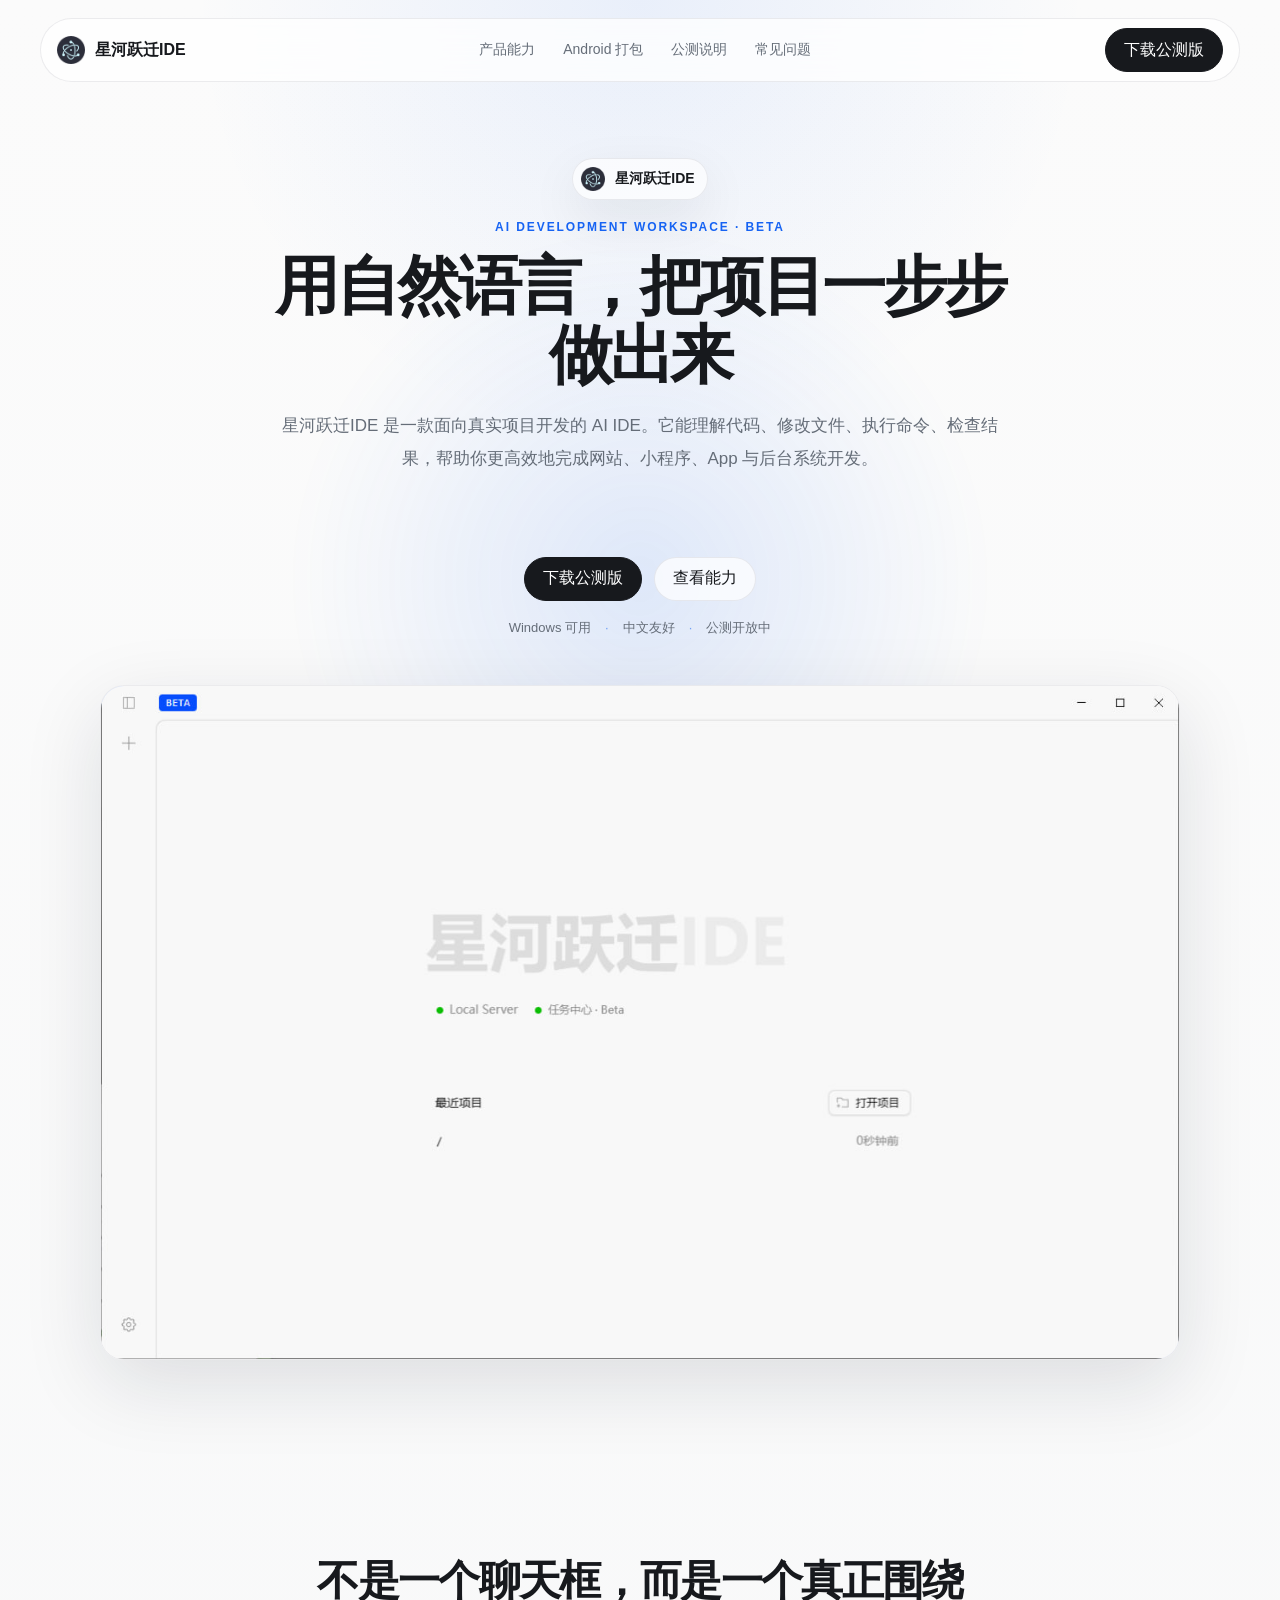
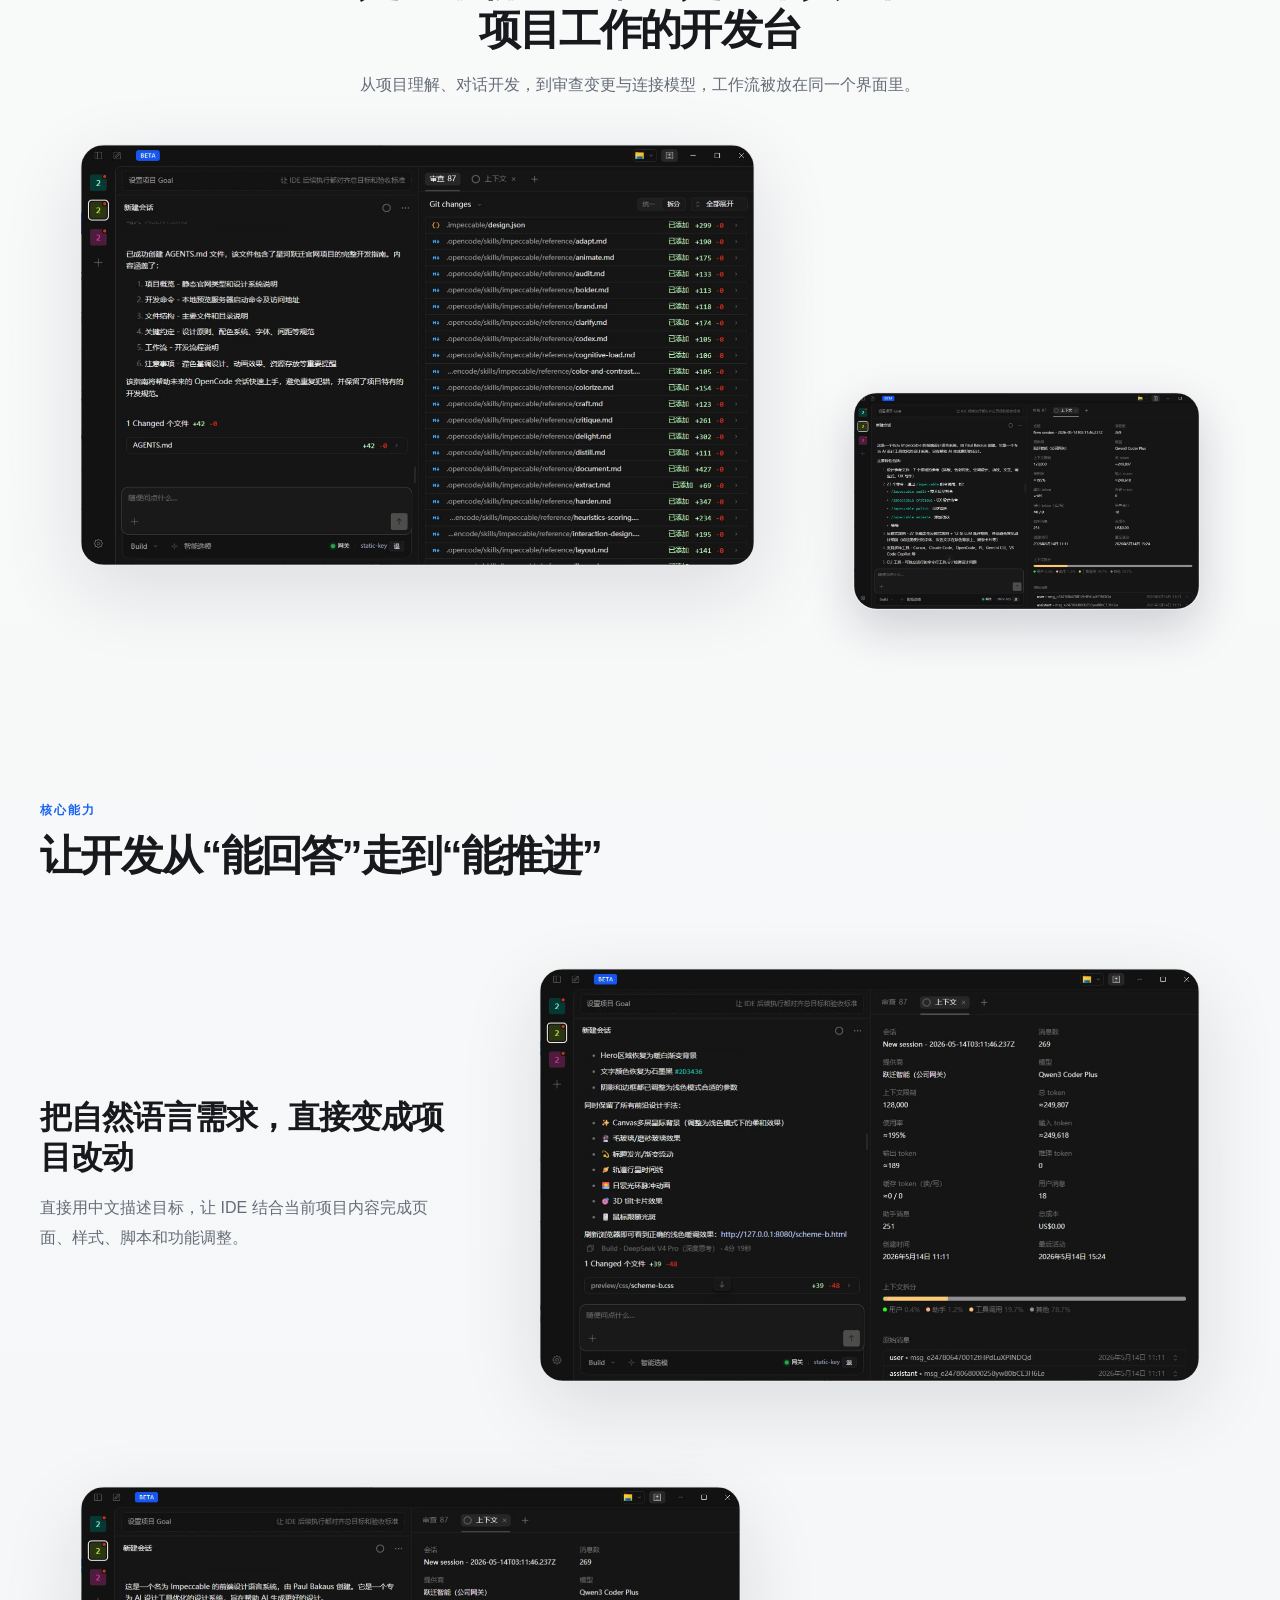
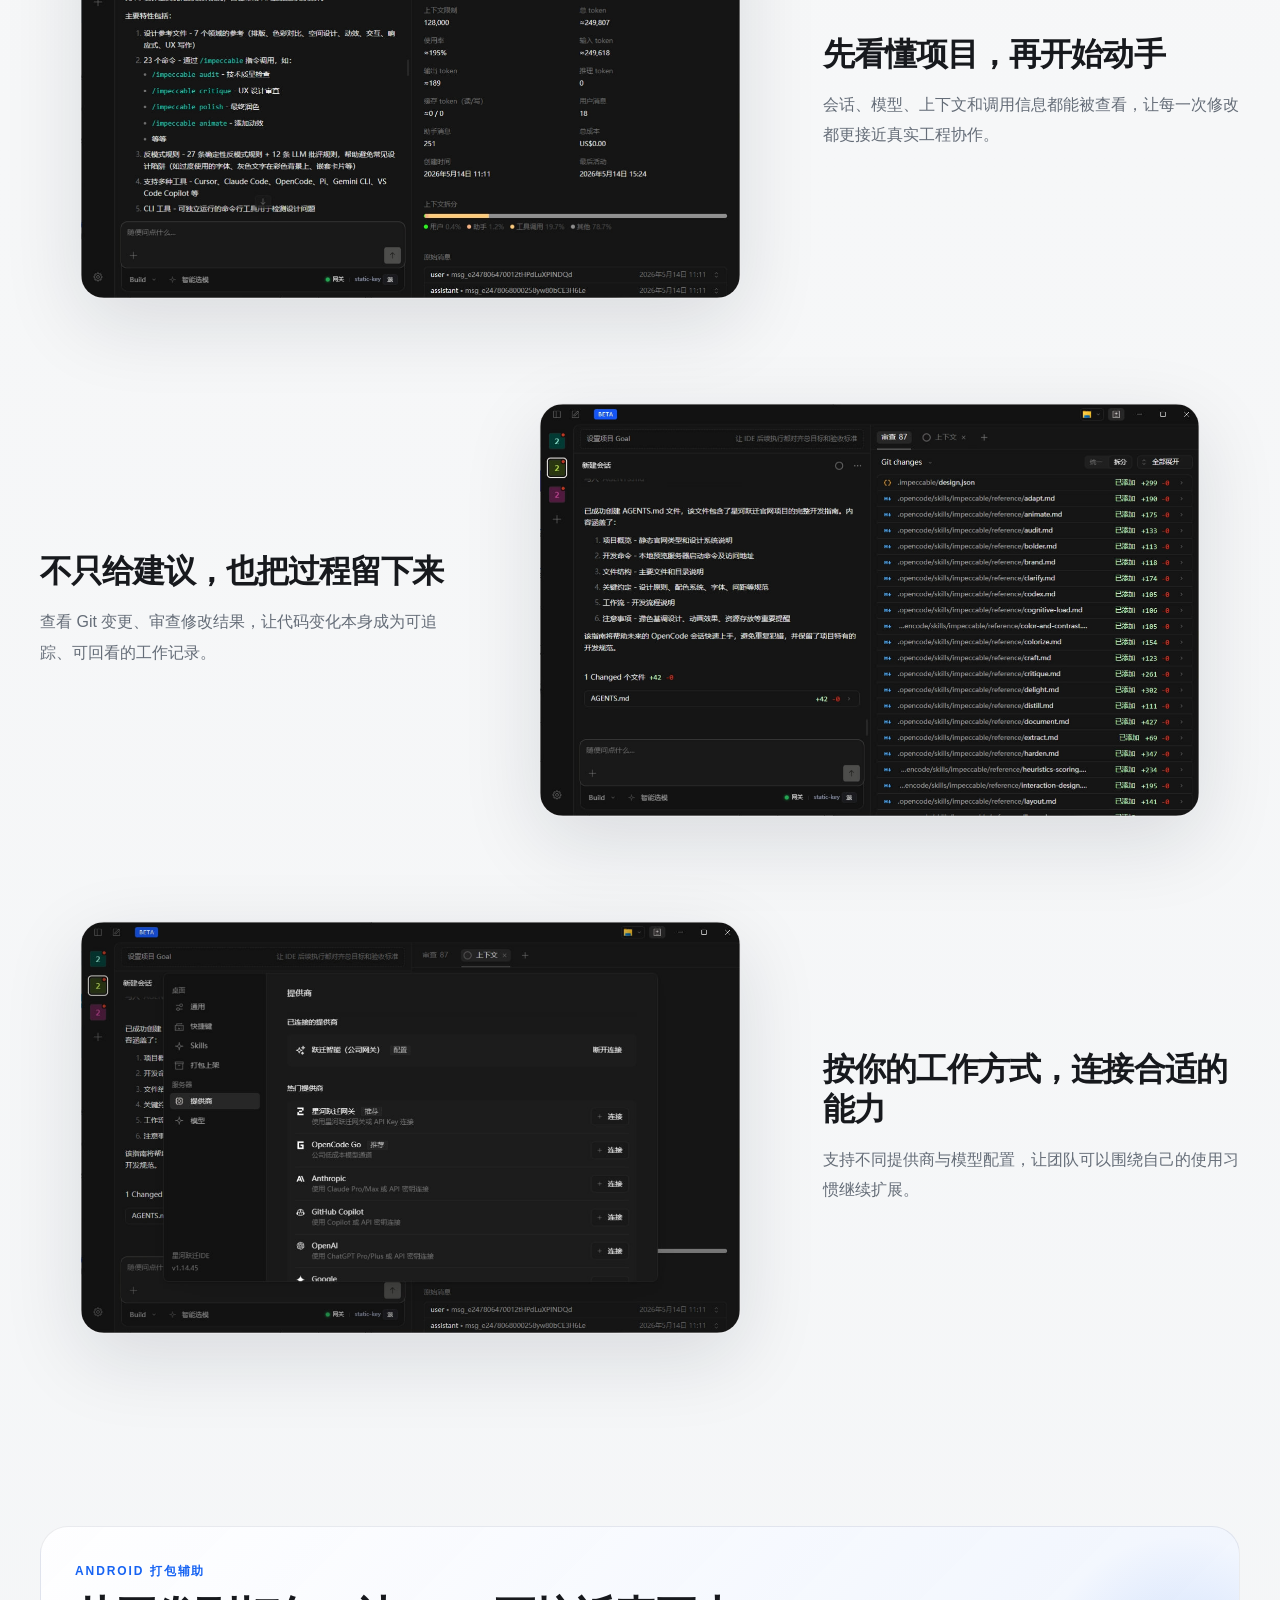
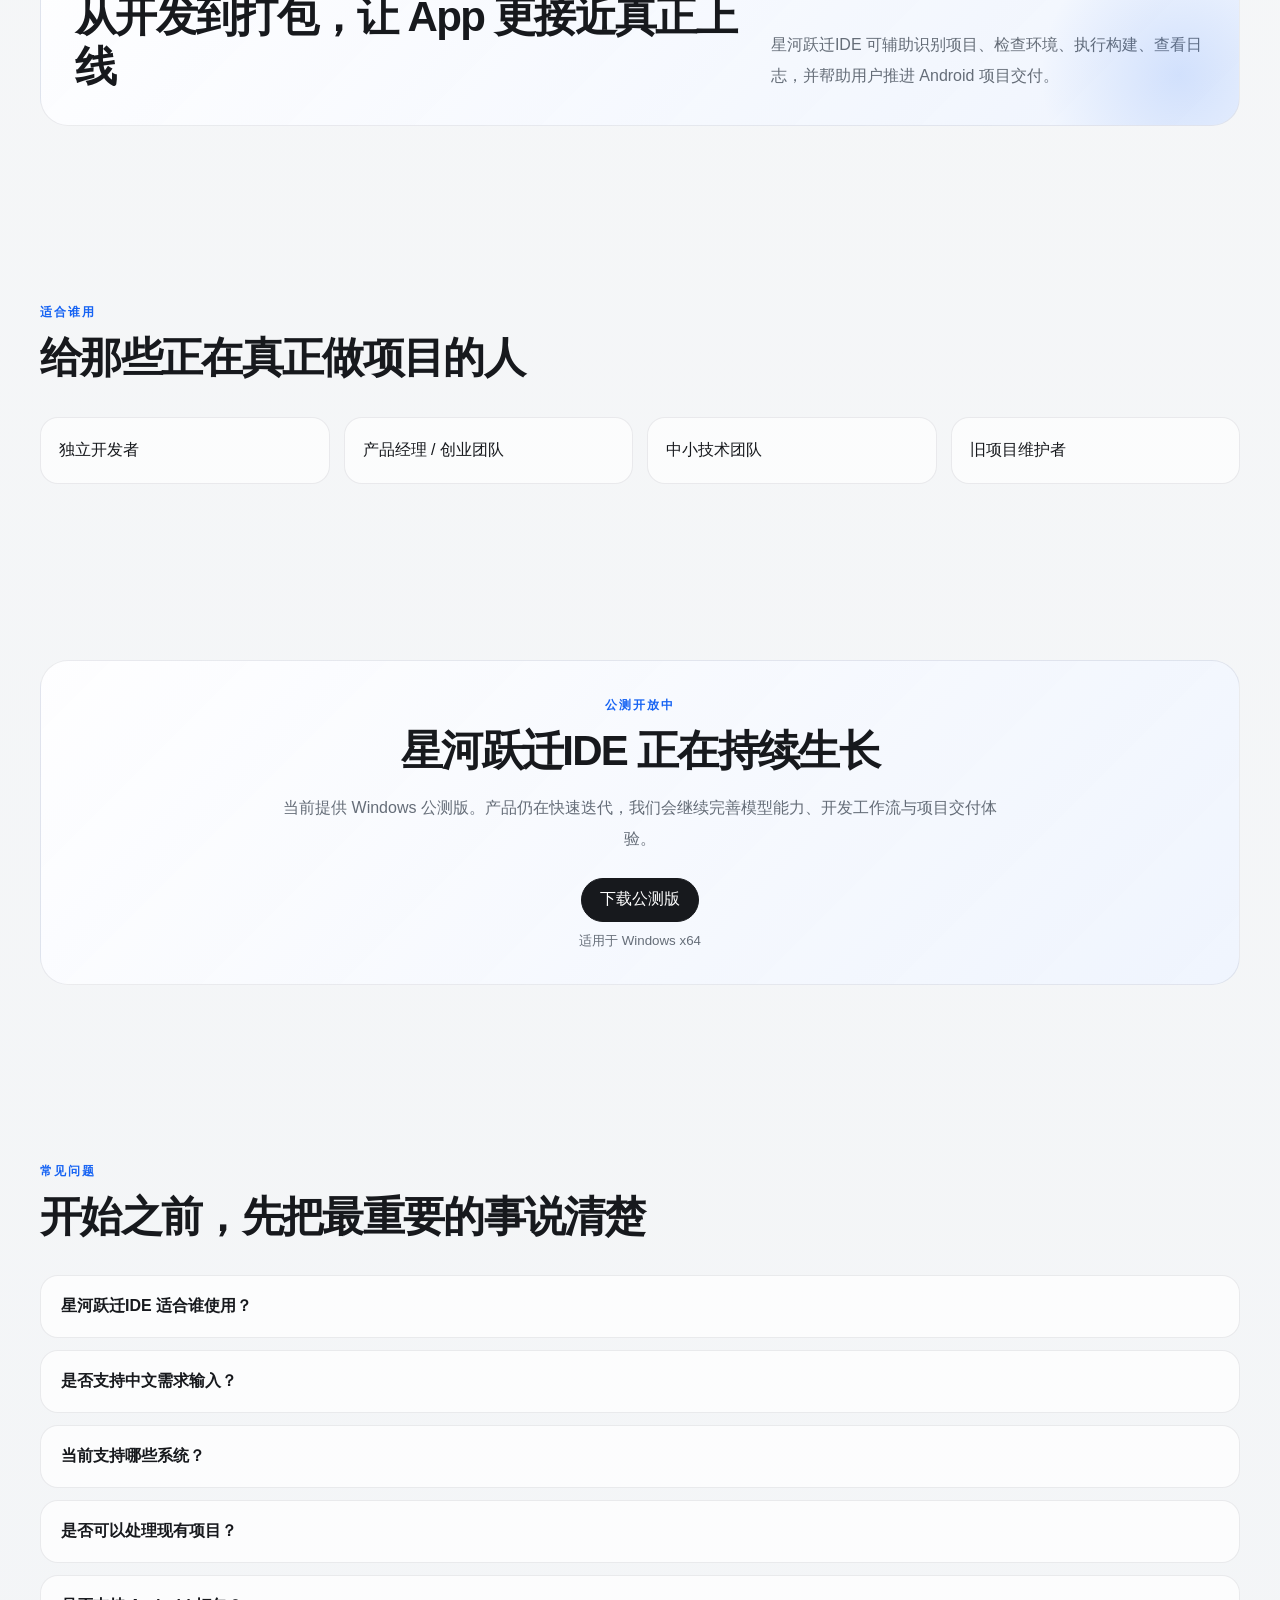
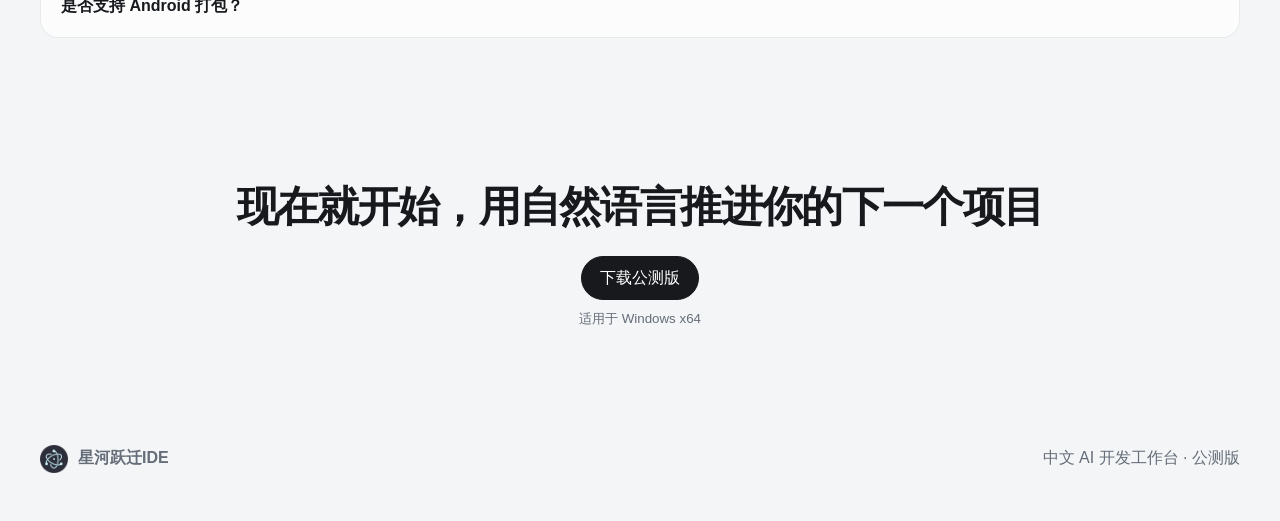
<file: index.html>
<!doctype html>
<html lang="zh-CN">
<head>
  <meta charset="UTF-8">
  <meta name="viewport" content="width=device-width, initial-scale=1.0">
  <title>星河跃迁IDE｜中文 AI 开发工作台</title>
  <meta name="description" content="星河跃迁IDE 是一款面向真实项目开发的 AI IDE，支持中文需求输入、项目上下文理解、代码修改、命令执行与 Android 打包辅助。">
  <meta property="og:type" content="website">
  <meta property="og:title" content="星河跃迁IDE｜中文 AI 开发工作台">
  <meta property="og:description" content="用自然语言，把项目一步步做出来。">
  <meta property="og:image" content="./assets/home-light.jpg">
  <meta name="theme-color" content="#f6f7f8">
  <link rel="icon" href="./assets/logo.png">
  <link rel="stylesheet" href="./styles.css">
</head>
<body>
  <header class="site-header">
    <a class="brand" href="#top" aria-label="星河跃迁IDE 首页">
      <img src="./assets/logo.png" alt="">
      <span>星河跃迁IDE</span>
    </a>

    <nav class="desktop-nav" aria-label="主导航">
      <a href="#features">产品能力</a>
      <a href="#android">Android 打包</a>
      <a href="#beta">公测说明</a>
      <a href="#faq">常见问题</a>
    </nav>

    <a class="header-cta" href="https://ide.xhyqcp.com/yueqianIDE/beta/yueqiancode-electron-win-x64.exe">下载公测版</a>
  </header>

  <main id="top">
    <section class="hero">
      <div class="hero-glow"></div>
      <div class="hero-copy">
        <div class="logo-lockup">
          <img src="./assets/logo.png" alt="">
          <span>星河跃迁IDE</span>
        </div>
        <div class="eyebrow">AI DEVELOPMENT WORKSPACE · BETA</div>
        <h1>用自然语言，把项目一步步做出来</h1>
        <p>星河跃迁IDE 是一款面向真实项目开发的 AI IDE。它能理解代码、修改文件、执行命令、检查结果，帮助你更高效地完成网站、小程序、App 与后台系统开发。</p>

        <div class="status-line" aria-live="polite">
          <span>读取项目上下文</span>
          <span>理解你的目标</span>
          <span>准备开始修改</span>
        </div>

        <div class="hero-actions">
          <a class="btn btn-primary" href="https://ide.xhyqcp.com/yueqianIDE/beta/yueqiancode-electron-win-x64.exe">下载公测版</a>
          <a class="btn btn-secondary" href="#features">查看能力</a>
        </div>

        <div class="hero-meta" aria-label="产品状态">
          <span>Windows 可用</span>
          <span>中文友好</span>
          <span>公测开放中</span>
        </div>
      </div>

      <div class="hero-visual">
        <div class="window-card hero-card">
          <img src="./assets/home-light.jpg" alt="星河跃迁IDE 主界面">
        </div>
      </div>
    </section>

    <section class="intro section-shell">
      <div class="section-heading narrow">
        <h2>不是一个聊天框，而是一个真正围绕项目工作的开发台</h2>
        <p>从项目理解、对话开发，到审查变更与连接模型，工作流被放在同一个界面里。</p>
      </div>

      <div class="gallery">
        <figure class="window-card gallery-main">
          <img src="./assets/review-dark.jpg" alt="代码审查与 Git 变更界面">
        </figure>
        <figure class="window-card gallery-side">
          <img src="./assets/context-dark.jpg" alt="上下文详情界面">
        </figure>
      </div>
    </section>

    <section id="features" class="features section-shell">
      <div class="section-heading">
        <span>核心能力</span>
        <h2>让开发从“能回答”走到“能推进”</h2>
      </div>

      <article class="feature-row">
        <div class="feature-copy">
          <h3>把自然语言需求，直接变成项目改动</h3>
          <p>直接用中文描述目标，让 IDE 结合当前项目内容完成页面、样式、脚本和功能调整。</p>
        </div>
        <figure class="window-card">
          <img src="./assets/changes-dark.jpg" alt="中文需求与文件修改界面">
        </figure>
      </article>

      <article class="feature-row reverse">
        <div class="feature-copy">
          <h3>先看懂项目，再开始动手</h3>
          <p>会话、模型、上下文和调用信息都能被查看，让每一次修改都更接近真实工程协作。</p>
        </div>
        <figure class="window-card">
          <img src="./assets/context-dark.jpg" alt="项目上下文与会话信息界面">
        </figure>
      </article>

      <article class="feature-row">
        <div class="feature-copy">
          <h3>不只给建议，也把过程留下来</h3>
          <p>查看 Git 变更、审查修改结果，让代码变化本身成为可追踪、可回看的工作记录。</p>
        </div>
        <figure class="window-card">
          <img src="./assets/review-dark.jpg" alt="Git 变更审查界面">
        </figure>
      </article>

      <article class="feature-row reverse">
        <div class="feature-copy">
          <h3>按你的工作方式，连接合适的能力</h3>
          <p>支持不同提供商与模型配置，让团队可以围绕自己的使用习惯继续扩展。</p>
        </div>
        <figure class="window-card">
          <img src="./assets/providers-dark.jpg" alt="模型提供商配置界面">
        </figure>
      </article>
    </section>

    <section id="android" class="android section-shell">
      <div class="android-card">
        <div>
          <span>Android 打包辅助</span>
          <h2>从开发到打包，让 App 更接近真正上线</h2>
        </div>
        <p>星河跃迁IDE 可辅助识别项目、检查环境、执行构建、查看日志，并帮助用户推进 Android 项目交付。</p>
      </div>
    </section>

    <section class="audience section-shell">
      <div class="section-heading">
        <span>适合谁用</span>
        <h2>给那些正在真正做项目的人</h2>
      </div>
      <div class="pill-grid">
        <div>独立开发者</div>
        <div>产品经理 / 创业团队</div>
        <div>中小技术团队</div>
        <div>旧项目维护者</div>
      </div>
    </section>

    <section id="beta" class="beta section-shell">
      <div class="beta-panel">
        <span>公测开放中</span>
        <h2>星河跃迁IDE 正在持续生长</h2>
        <p>当前提供 Windows 公测版。产品仍在快速迭代，我们会继续完善模型能力、开发工作流与项目交付体验。</p>
        <div class="download-stack">
          <a class="btn btn-primary" href="https://ide.xhyqcp.com/yueqianIDE/beta/yueqiancode-electron-win-x64.exe">下载公测版</a>
          <small>适用于 Windows x64</small>
        </div>
      </div>
    </section>

    <section id="faq" class="faq section-shell">
      <div class="section-heading">
        <span>常见问题</span>
        <h2>开始之前，先把最重要的事说清楚</h2>
      </div>

      <div class="faq-list">
        <details>
          <summary>星河跃迁IDE 适合谁使用？</summary>
          <p>适合希望更高效推进真实项目开发的独立开发者、产品团队和中小技术团队。</p>
        </details>
        <details>
          <summary>是否支持中文需求输入？</summary>
          <p>支持。你可以直接用中文描述要完成的任务。</p>
        </details>
        <details>
          <summary>当前支持哪些系统？</summary>
          <p>当前提供 Windows 公测版。</p>
        </details>
        <details>
          <summary>是否可以处理现有项目？</summary>
          <p>可以。星河跃迁IDE 的目标就是围绕真实项目理解上下文并继续推进开发。</p>
        </details>
        <details>
          <summary>是否支持 Android 打包？</summary>
          <p>支持相关打包辅助能力，帮助用户推进 Android 项目交付。</p>
        </details>
      </div>
    </section>

    <section class="final-cta">
      <h2>现在就开始，用自然语言推进你的下一个项目</h2>
      <div class="download-stack">
        <a class="btn btn-primary" href="https://ide.xhyqcp.com/yueqianIDE/beta/yueqiancode-electron-win-x64.exe">下载公测版</a>
        <small>适用于 Windows x64</small>
      </div>
    </section>
  </main>

  <footer class="site-footer">
    <div class="brand footer-brand">
      <img src="./assets/logo.png" alt="">
      <span>星河跃迁IDE</span>
    </div>
    <p>中文 AI 开发工作台 · 公测版</p>
  </footer>

  <script src="./script.js"></script>
</body>
</html>
</file>
<file: styles.css>
:root {
  --bg: #f6f7f8;
  --panel: rgba(255, 255, 255, 0.78);
  --ink: #17191d;
  --muted: #656d78;
  --line: rgba(17, 24, 39, 0.08);
  --blue: #1663f3;
  --blue-soft: rgba(22, 99, 243, 0.12);
  --shadow: 0 24px 80px rgba(15, 23, 42, 0.12);
  --shadow-soft: 0 18px 50px rgba(15, 23, 42, 0.08);
}

* { box-sizing: border-box; }

html {
  scroll-behavior: smooth;
}

body {
  margin: 0;
  color: var(--ink);
  background:
    radial-gradient(circle at top center, rgba(22, 99, 243, 0.08), transparent 28rem),
    linear-gradient(180deg, #fbfbfb 0%, var(--bg) 48%, #f3f5f7 100%);
  font-family: "PingFang SC", "Microsoft YaHei", "HarmonyOS Sans SC", Inter, sans-serif;
}

img {
  display: block;
  max-width: 100%;
}

a {
  color: inherit;
  text-decoration: none;
}

.site-header {
  position: sticky;
  top: 0;
  z-index: 20;
  width: min(1200px, calc(100% - 48px));
  margin: 18px auto 0;
  min-height: 64px;
  padding: 0 16px;
  display: flex;
  align-items: center;
  justify-content: space-between;
  border: 1px solid var(--line);
  border-radius: 999px;
  background: rgba(255, 255, 255, 0.74);
  backdrop-filter: blur(18px);
}

.brand {
  display: inline-flex;
  align-items: center;
  gap: 10px;
  font-weight: 650;
}

.brand img {
  width: 28px;
  height: 28px;
}

.desktop-nav {
  display: flex;
  gap: 28px;
  color: var(--muted);
  font-size: 14px;
}

.desktop-nav a:hover {
  color: var(--ink);
}

.header-cta,
.btn {
  display: inline-flex;
  align-items: center;
  justify-content: center;
  min-height: 44px;
  padding: 0 18px;
  border-radius: 999px;
  border: 1px solid var(--line);
  transition: 180ms ease;
}

.header-cta,
.btn-primary {
  color: #fff;
  background: var(--ink);
  border-color: var(--ink);
}

.btn-secondary {
  background: rgba(255, 255, 255, 0.72);
}

.header-cta:hover,
.btn:hover {
  transform: translateY(-1px);
}

.hero {
  position: relative;
  width: min(1200px, calc(100% - 48px));
  margin: 0 auto;
  min-height: calc(100vh - 92px);
  padding: 76px 0 96px;
  display: grid;
  align-items: center;
  gap: 48px;
}

.hero-glow {
  position: absolute;
  inset: 10% auto auto 50%;
  width: min(720px, 70vw);
  height: min(720px, 70vw);
  transform: translateX(-50%);
  border-radius: 50%;
  background: radial-gradient(circle, rgba(22, 99, 243, 0.12), transparent 68%);
  filter: blur(16px);
  pointer-events: none;
}

.hero-copy {
  position: relative;
  z-index: 1;
  max-width: 760px;
  margin: 0 auto;
  text-align: center;
}

.logo-lockup {
  display: inline-flex;
  align-items: center;
  gap: 10px;
  margin-bottom: 20px;
  padding: 8px 12px 8px 8px;
  border: 1px solid var(--line);
  border-radius: 999px;
  background: rgba(255, 255, 255, 0.64);
  box-shadow: var(--shadow-soft);
}

.logo-lockup img {
  width: 24px;
  height: 24px;
}

.logo-lockup span {
  font-size: 14px;
  font-weight: 650;
}

.eyebrow,
.section-heading span,
.android-card span,
.beta-panel span {
  color: var(--blue);
  font-size: 12px;
  font-weight: 700;
  letter-spacing: 0.16em;
  text-transform: uppercase;
}

.hero h1 {
  margin: 18px 0 0;
  font-size: clamp(36px, 5vw, 64px);
  line-height: 1.08;
  letter-spacing: -0.05em;
}

.hero p {
  max-width: 720px;
  margin: 20px auto 0;
  color: var(--muted);
  font-size: 17px;
  line-height: 1.9;
}

.status-line {
  height: 28px;
  margin-top: 28px;
  position: relative;
  overflow: hidden;
  color: var(--muted);
  font-size: 14px;
}

.status-line span {
  position: absolute;
  inset: 0;
  opacity: 0;
  animation: rotateStatus 9s infinite;
}

.status-line span:nth-child(2) { animation-delay: 3s; }
.status-line span:nth-child(3) { animation-delay: 6s; }

.hero-actions {
  display: flex;
  justify-content: center;
  gap: 12px;
  margin-top: 26px;
}

.hero-meta {
  display: flex;
  justify-content: center;
  gap: 14px;
  margin-top: 18px;
  color: var(--muted);
  font-size: 13px;
}

.hero-meta span::before {
  content: "·";
  margin-right: 14px;
  color: rgba(22, 99, 243, 0.55);
}

.hero-meta span:first-child::before {
  display: none;
}

.hero-visual {
  position: relative;
  z-index: 1;
}

.window-card {
  overflow: hidden;
  border: 1px solid var(--line);
  border-radius: 24px;
  background: rgba(255, 255, 255, 0.78);
  box-shadow: var(--shadow);
}

.hero-card {
  max-width: 1080px;
  margin: 0 auto;
  position: relative;
}

.hero-card::before {
  content: "";
  position: absolute;
  inset: -1px;
  border-radius: inherit;
  padding: 1px;
  background: linear-gradient(135deg, rgba(22, 99, 243, 0.24), transparent 32%, transparent 68%, rgba(22, 99, 243, 0.14));
  -webkit-mask:
    linear-gradient(#fff 0 0) content-box,
    linear-gradient(#fff 0 0);
  -webkit-mask-composite: xor;
  mask-composite: exclude;
  pointer-events: none;
}

.section-shell {
  width: min(1200px, calc(100% - 48px));
  margin: 0 auto;
  padding: 88px 0;
}

.section-heading {
  max-width: 680px;
  margin-bottom: 34px;
}

.section-heading.narrow {
  text-align: center;
  margin: 0 auto 38px;
}

.section-heading h2,
.android-card h2,
.beta-panel h2,
.final-cta h2 {
  margin: 12px 0 0;
  font-size: clamp(28px, 3.4vw, 42px);
  line-height: 1.18;
  letter-spacing: -0.04em;
}

.section-heading p {
  color: var(--muted);
  font-size: 16px;
  line-height: 1.8;
}

.gallery {
  display: grid;
  grid-template-columns: minmax(0, 1.45fr) minmax(300px, 0.82fr);
  gap: 18px;
  align-items: end;
}

.gallery-main {
  transform: translateY(-10px);
}

.gallery-side {
  transform: translateY(34px);
  box-shadow: 0 18px 48px rgba(15, 23, 42, 0.18);
}

.features {
  padding-top: 120px;
}

.feature-row {
  display: grid;
  grid-template-columns: minmax(280px, 0.72fr) minmax(0, 1.28fr);
  gap: 42px;
  align-items: center;
  margin-top: 72px;
}

.feature-row.reverse {
  grid-template-columns: minmax(0, 1.28fr) minmax(280px, 0.72fr);
}

.feature-row.reverse .feature-copy {
  order: 2;
}

.feature-copy span {
  display: inline-block;
  margin-bottom: 14px;
  color: var(--blue);
  font-size: 12px;
  font-weight: 700;
  letter-spacing: 0.16em;
}

.feature-copy h3 {
  margin: 0;
  font-size: clamp(24px, 2.5vw, 32px);
  line-height: 1.25;
  letter-spacing: -0.03em;
}

.feature-copy p {
  color: var(--muted);
  line-height: 1.9;
  margin: 16px 0 0;
}

.android-card,
.beta-panel {
  border: 1px solid var(--line);
  border-radius: 28px;
  padding: 34px;
  background: linear-gradient(135deg, rgba(255,255,255,0.9), rgba(238,244,255,0.86));
}

.android-card {
  display: grid;
  grid-template-columns: minmax(0, 1fr) minmax(280px, 0.65fr);
  gap: 28px;
  align-items: end;
  position: relative;
  overflow: hidden;
}

.android-card::after {
  content: "";
  position: absolute;
  right: -80px;
  bottom: -90px;
  width: 280px;
  height: 280px;
  border-radius: 50%;
  background: radial-gradient(circle, rgba(22, 99, 243, 0.14), transparent 70%);
}

.android-card p,
.beta-panel p {
  margin: 0;
  color: var(--muted);
  line-height: 1.9;
}

.pill-grid {
  display: grid;
  grid-template-columns: repeat(4, 1fr);
  gap: 14px;
}

.pill-grid div {
  padding: 22px 18px;
  border: 1px solid var(--line);
  border-radius: 18px;
  background: rgba(255, 255, 255, 0.65);
}

.beta-panel {
  text-align: center;
}

.beta-panel p {
  max-width: 720px;
  margin: 18px auto 24px;
}

.download-stack {
  display: inline-flex;
  flex-direction: column;
  align-items: center;
  gap: 10px;
}

.download-stack small {
  color: var(--muted);
}

.faq-list {
  display: grid;
  gap: 12px;
}

details {
  border: 1px solid var(--line);
  border-radius: 18px;
  padding: 0 20px;
  background: rgba(255, 255, 255, 0.72);
}

details[open] {
  border-color: rgba(22, 99, 243, 0.2);
  box-shadow: 0 16px 40px rgba(15, 23, 42, 0.06);
}

summary {
  cursor: pointer;
  list-style: none;
  padding: 20px 0;
  font-weight: 600;
}

summary::-webkit-details-marker {
  display: none;
}

details p {
  margin: 0 0 20px;
  color: var(--muted);
  line-height: 1.8;
}

.final-cta {
  width: min(1200px, calc(100% - 48px));
  margin: 0 auto;
  padding: 44px 0 104px;
  text-align: center;
}

.final-cta .btn {
  margin-top: 24px;
}

.site-footer {
  width: min(1200px, calc(100% - 48px));
  margin: 0 auto;
  padding: 0 0 36px;
  display: flex;
  justify-content: space-between;
  align-items: center;
  color: var(--muted);
}

.error-page {
  min-height: 100vh;
  display: flex;
  flex-direction: column;
  align-items: center;
  justify-content: center;
  text-align: center;
  padding: 24px;
}

.error-page img {
  width: 44px;
  height: 44px;
}

.error-page h1 {
  margin: 20px 0 0;
  font-size: clamp(28px, 4vw, 42px);
}

.error-page p {
  margin: 12px 0 24px;
  color: var(--muted);
}

@keyframes rotateStatus {
  0%, 8% { opacity: 0; transform: translateY(12px); }
  12%, 28% { opacity: 1; transform: translateY(0); }
  32%, 100% { opacity: 0; transform: translateY(-12px); }
}

@media (max-width: 900px) {
  .site-header {
    width: calc(100% - 24px);
    margin-top: 12px;
  }

  .desktop-nav {
    display: none;
  }

  .hero,
  .section-shell,
  .final-cta,
  .site-footer {
    width: calc(100% - 24px);
  }

  .hero {
    min-height: auto;
    padding: 56px 0 72px;
  }

  .gallery,
  .feature-row,
  .feature-row.reverse,
  .android-card {
    grid-template-columns: 1fr;
  }

  .gallery-side {
    transform: none;
  }

  .gallery-main {
    transform: none;
  }

  .feature-row.reverse .feature-copy {
    order: 0;
  }

  .pill-grid {
    grid-template-columns: repeat(2, 1fr);
  }

  .site-footer {
    display: grid;
    gap: 10px;
    justify-items: start;
  }
}

@media (max-width: 640px) {
  .site-header {
    min-height: 58px;
    padding: 0 10px 0 12px;
  }

  .brand span {
    font-size: 14px;
  }

  .header-cta {
    min-height: 38px;
    padding-inline: 14px;
    font-size: 14px;
  }

  .hero h1 {
    font-size: 32px;
  }

  .hero p {
    font-size: 15px;
  }

  .hero-actions,
  .hero-meta {
    flex-direction: column;
    align-items: center;
  }

  .hero-meta {
    gap: 8px;
  }

  .hero-meta span::before {
    display: none;
  }

  .btn {
    width: 100%;
  }

  .section-shell {
    padding: 64px 0;
  }

  .pill-grid {
    grid-template-columns: 1fr;
  }

  .android-card,
  .beta-panel {
    padding: 24px;
  }
}
</file>
